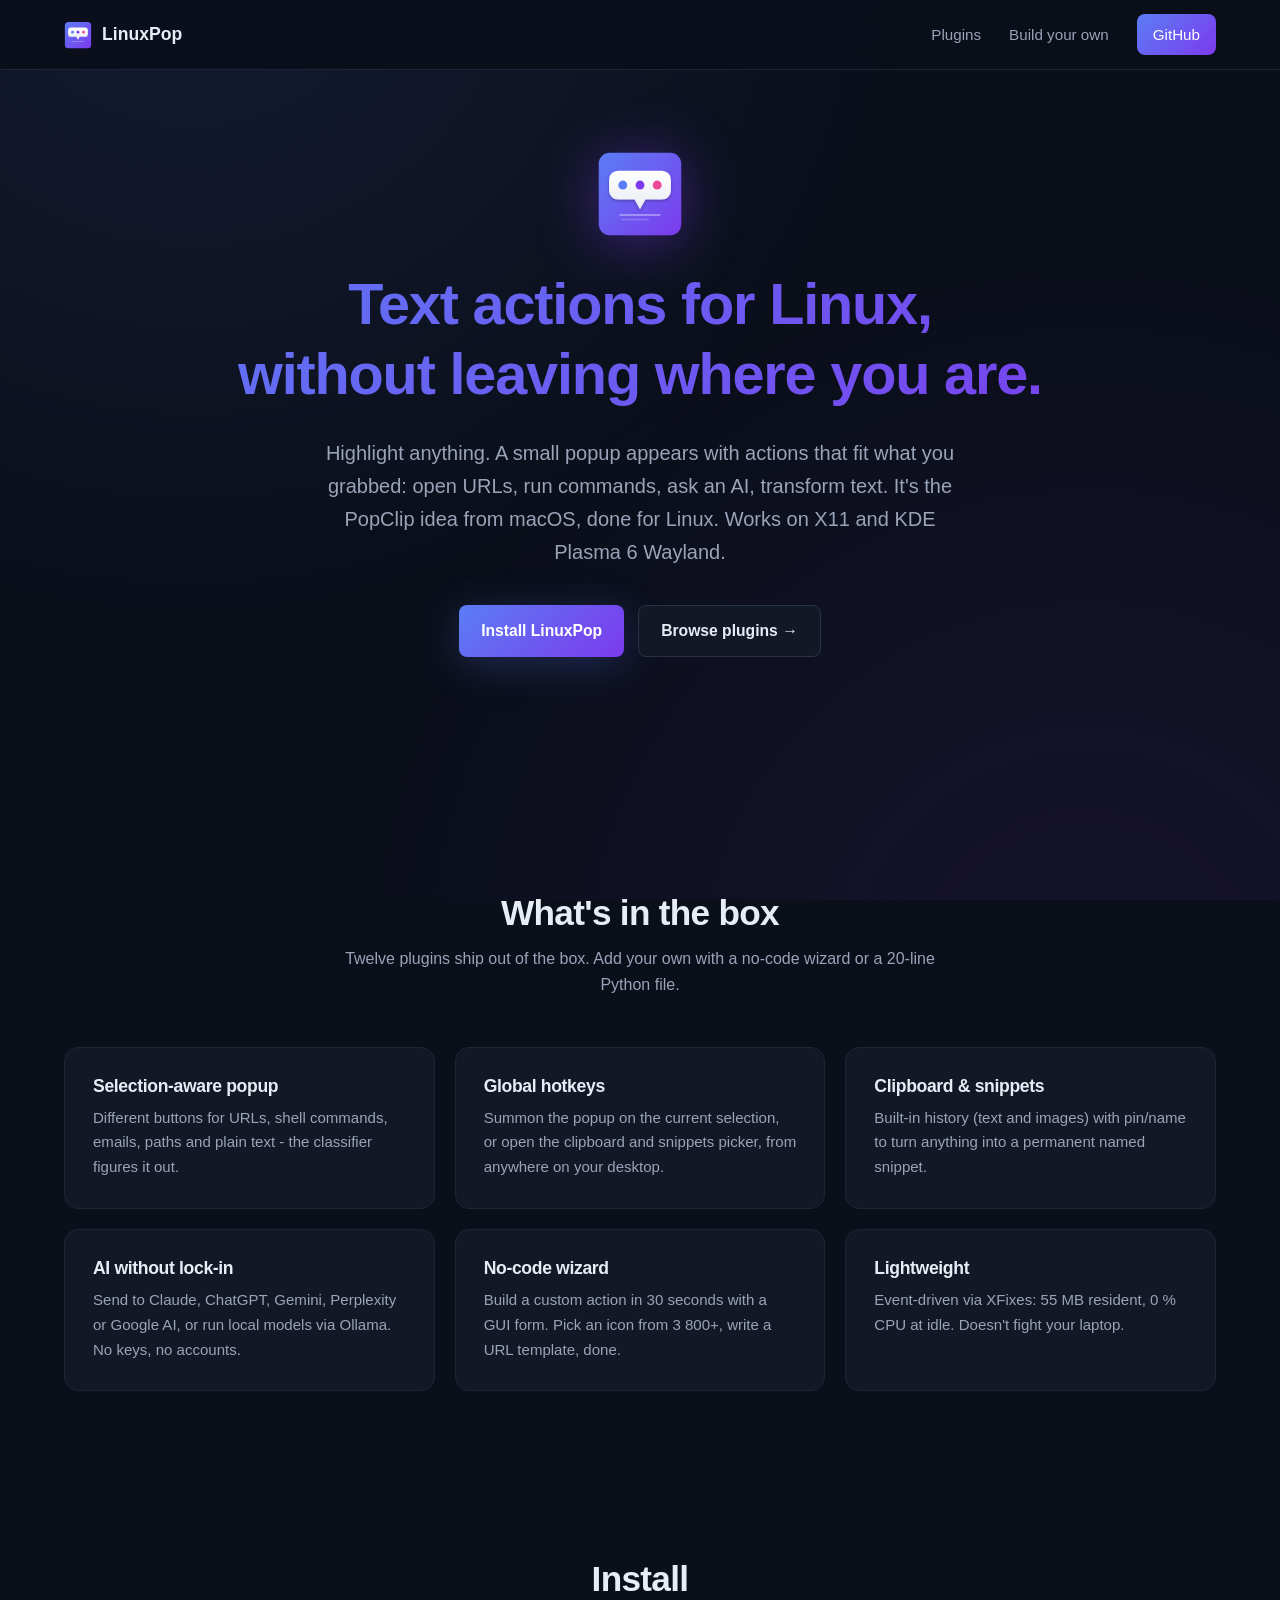
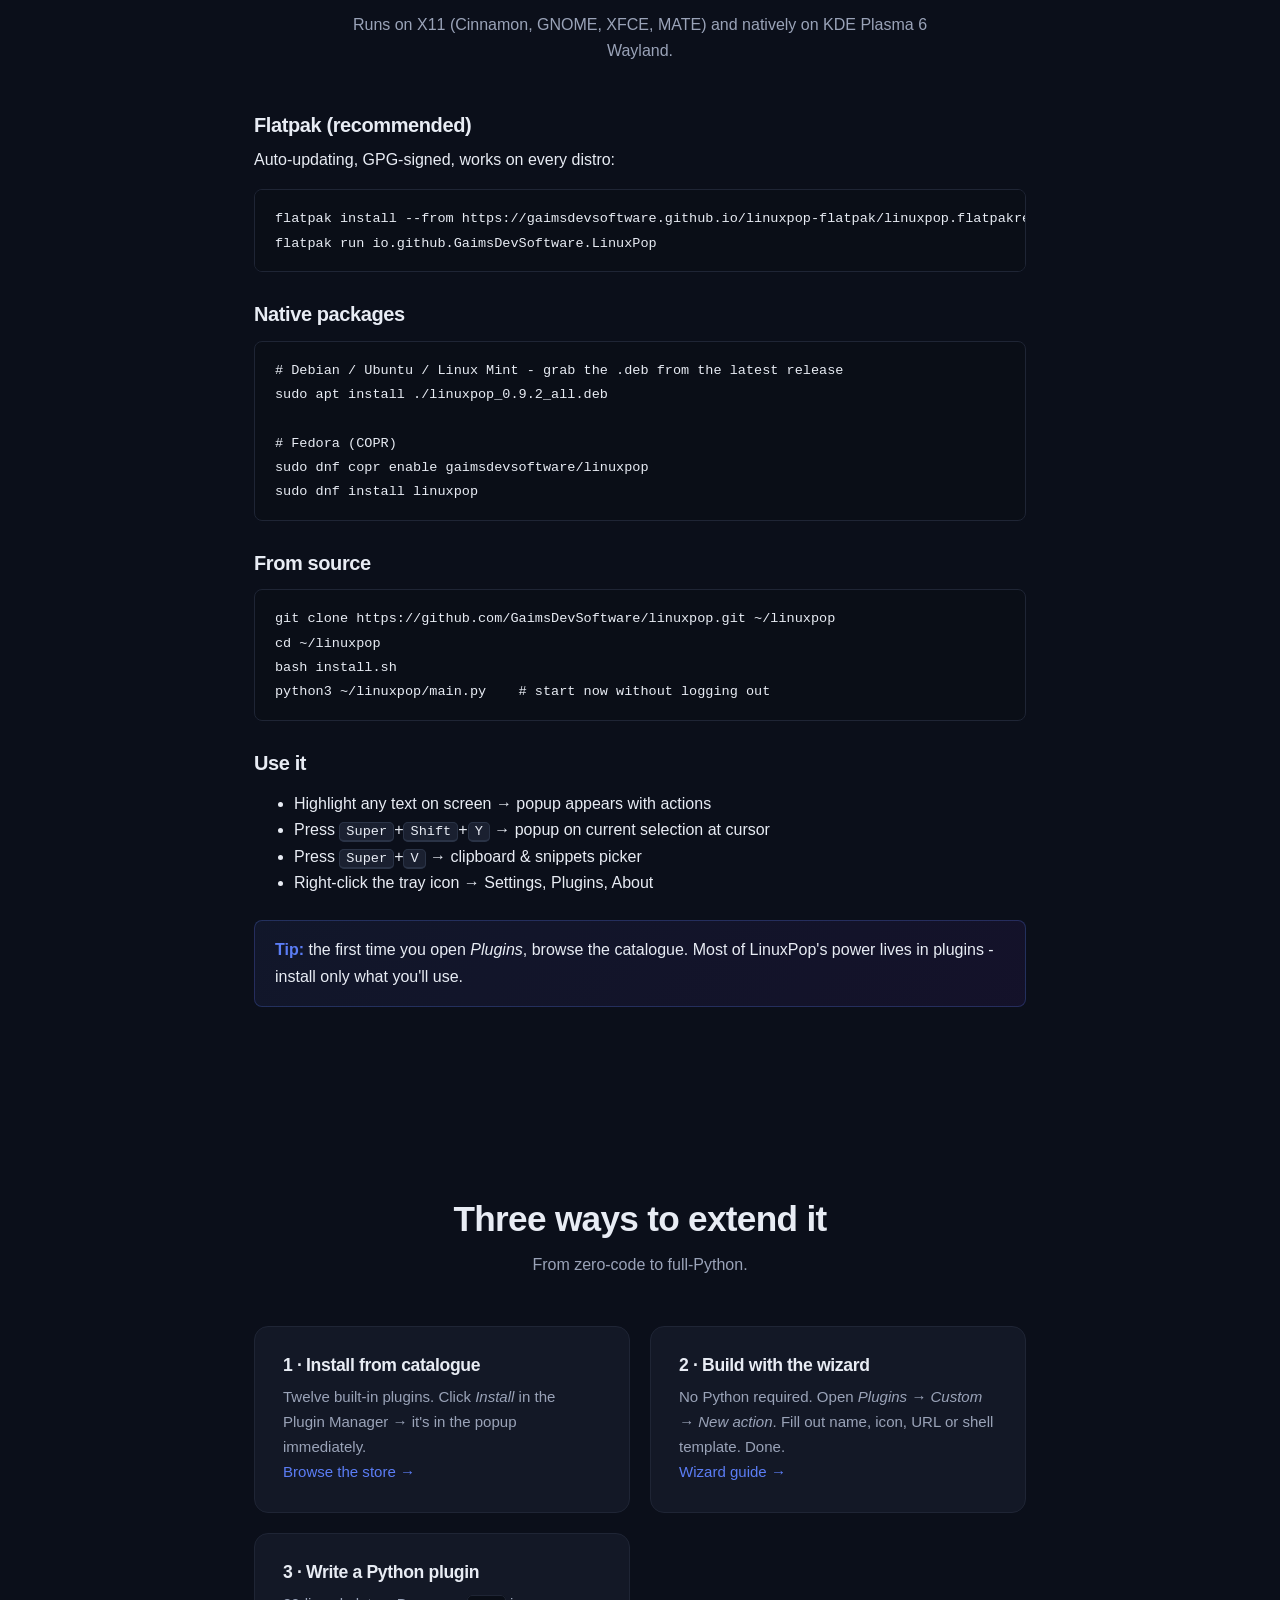
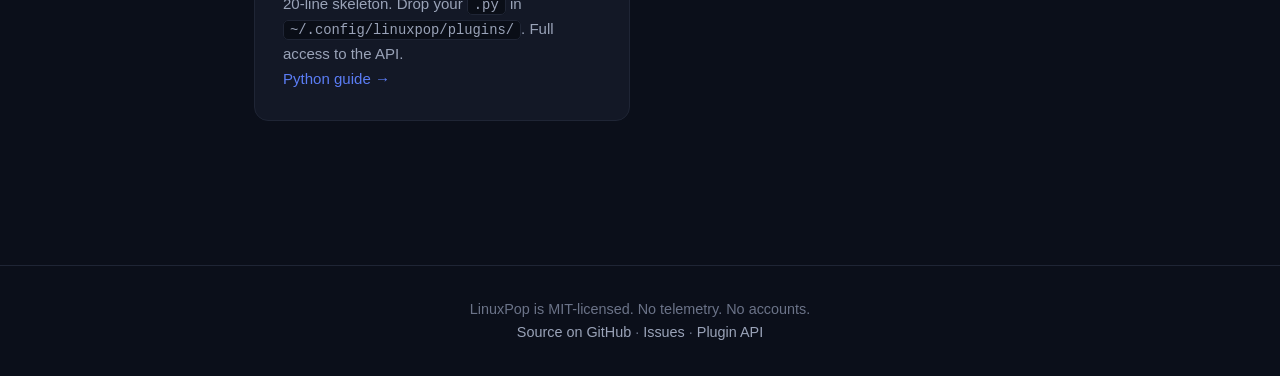
<file: docs/index.html>
<!DOCTYPE html>
<html lang="en">
<head>
  <meta charset="UTF-8">
  <meta name="viewport" content="width=device-width, initial-scale=1">
  <title>LinuxPop: PopClip for Linux (X11 &amp; KDE Plasma Wayland)</title>
  <meta name="description" content="LinuxPop is a free, open-source PopClip alternative for Linux. Highlight some text and a popup of actions appears: copy, search, translate, run as a command, or send it to an AI. Runs on X11 (Cinnamon, GNOME, XFCE, MATE) and on KDE Plasma 6 Wayland. No telemetry.">
  <meta name="keywords" content="PopClip for Linux, PopClip alternative Linux, Linux text selection popup, text actions Linux, KDE Plasma Wayland, X11, clipboard manager Linux, send text to AI, open source, GTK">
  <meta name="author" content="GaimsDev Software">
  <meta name="robots" content="index, follow, max-image-preview:large">
  <meta name="theme-color" content="#1a1a2e">
  <link rel="canonical" href="https://gaimsdevsoftware.github.io/linuxpop/">
  <link rel="icon" href="assets/icons/linuxpop.svg" type="image/svg+xml">
  <link rel="stylesheet" href="assets/style.css">

  <!-- Open Graph / Facebook -->
  <meta property="og:type" content="website">
  <meta property="og:site_name" content="LinuxPop">
  <meta property="og:url" content="https://gaimsdevsoftware.github.io/linuxpop/">
  <meta property="og:title" content="LinuxPop: PopClip for Linux">
  <meta property="og:description" content="Highlight some text and get a popup of actions: copy, search, translate, run, or send it to an AI. Free and open source. X11 and KDE Plasma 6 Wayland.">
  <meta property="og:image" content="https://gaimsdevsoftware.github.io/linuxpop/screenshots/popup.png">
  <meta property="og:image:alt" content="LinuxPop popup of context actions appearing over selected text">
  <meta property="og:locale" content="en_US">

  <!-- Twitter -->
  <meta name="twitter:card" content="summary_large_image">
  <meta name="twitter:title" content="LinuxPop: PopClip for Linux">
  <meta name="twitter:description" content="Highlight some text and get a popup of actions: copy, search, translate, run, or send it to an AI. Free and open source. X11 and KDE Plasma 6 Wayland.">
  <meta name="twitter:image" content="https://gaimsdevsoftware.github.io/linuxpop/screenshots/popup.png">

  <!-- Structured data: the software itself (helps Google + AI search understand what this is) -->
  <script type="application/ld+json">
  {
    "@context": "https://schema.org",
    "@type": "SoftwareApplication",
    "name": "LinuxPop",
    "alternateName": "PopClip for Linux",
    "applicationCategory": "UtilitiesApplication",
    "applicationSubCategory": "Productivity",
    "operatingSystem": "Linux (X11, KDE Plasma 6 Wayland)",
    "description": "LinuxPop is a free, open-source PopClip alternative for Linux. Highlight some text and a popup of actions appears: copy, search, translate, run as a command, or send it to an AI. Extensible with plugins.",
    "url": "https://gaimsdevsoftware.github.io/linuxpop/",
    "downloadUrl": "https://github.com/GaimsDevSoftware/linuxpop/releases/latest",
    "softwareVersion": "0.9.2",
    "license": "https://opensource.org/licenses/MIT",
    "isAccessibleForFree": true,
    "offers": { "@type": "Offer", "price": "0", "priceCurrency": "USD" },
    "author": { "@type": "Organization", "name": "GaimsDev Software", "url": "https://github.com/GaimsDevSoftware" },
    "featureList": [
      "Context-aware text-selection popup",
      "Global hotkeys",
      "Clipboard manager and named snippets",
      "Send selected text to Claude, ChatGPT, Gemini, Perplexity or local Ollama",
      "Built-in plugins (Base64, JSON, URL encode, calculator, QR, translate)",
      "No-code plugin wizard plus Python plugin API",
      "Native KDE Plasma 6 Wayland support"
    ]
  }
  </script>

  <!-- Structured data: FAQ (eligible for Google rich results + quoted by AI answer engines) -->
  <script type="application/ld+json">
  {
    "@context": "https://schema.org",
    "@type": "FAQPage",
    "mainEntity": [
      {
        "@type": "Question",
        "name": "Is there a PopClip for Linux?",
        "acceptedAnswer": { "@type": "Answer", "text": "That's pretty much what LinuxPop is. You highlight text and a small popup of actions appears over it: copy, search, translate, run as a command, or send it to an AI. It runs on X11 desktops (Cinnamon, GNOME, XFCE, MATE) and on KDE Plasma 6 Wayland. Free and MIT-licensed." }
      },
      {
        "@type": "Question",
        "name": "Does LinuxPop work on Wayland?",
        "acceptedAnswer": { "@type": "Answer", "text": "Yes, natively on KDE Plasma 6 Wayland: selection through wl-clipboard, popup placement through gtk-layer-shell, and cursor position through KWin scripting. Other Wayland compositors fall back to the X11 path under XWayland." }
      },
      {
        "@type": "Question",
        "name": "How do I install LinuxPop?",
        "acceptedAnswer": { "@type": "Answer", "text": "The easiest way is the auto-updating Flatpak: flatpak install --from https://gaimsdevsoftware.github.io/linuxpop-flatpak/linuxpop.flatpakref . There are also native packages (a .deb for Debian/Ubuntu/Mint and a Fedora COPR RPM), or you can install from source with git clone and install.sh." }
      },
      {
        "@type": "Question",
        "name": "Is LinuxPop free and does it send my text anywhere?",
        "acceptedAnswer": { "@type": "Answer", "text": "LinuxPop is free and MIT-licensed with no telemetry and no accounts. Your selected text stays on your machine unless a plugin obviously sends it somewhere, such as the Send-to-AI button." }
      }
    ]
  }
  </script>
</head>
<body>

<nav class="nav">
  <div class="nav-inner">
    <a class="brand" href="index.html">
      <img src="assets/icons/linuxpop.svg" alt="LinuxPop">
      LinuxPop
    </a>
    <div class="nav-links">
      <a href="plugins.html">Plugins</a>
      <a href="develop.html">Build your own</a>
      <a class="nav-cta" href="https://github.com/GaimsDevSoftware/linuxpop">GitHub</a>
    </div>
  </div>
</nav>

<header class="hero">
  <img class="hero-logo" src="assets/icons/linuxpop.svg" alt="">
  <h1>Text actions for Linux,<br>without leaving where you are.</h1>
  <p class="lead">
    Highlight anything. A small popup appears with actions that fit what you
    grabbed: open URLs, run commands, ask an AI, transform text. It's the
    PopClip idea from macOS, done for Linux. Works on X11 and KDE Plasma 6 Wayland.
  </p>
  <div class="hero-buttons">
    <a class="btn btn-primary" href="#install">Install LinuxPop</a>
    <a class="btn btn-secondary" href="plugins.html">Browse plugins →</a>
  </div>
</header>

<section>
  <div class="container">
    <h2 class="section-title">What's in the box</h2>
    <p class="section-sub">Twelve plugins ship out of the box. Add your own with a no-code wizard or a 20-line Python file.</p>
    <div class="feature-grid">
      <div class="feature">
        <h3>Selection-aware popup</h3>
        <p>Different buttons for URLs, shell commands, emails, paths and plain text - the classifier figures it out.</p>
      </div>
      <div class="feature">
        <h3>Global hotkeys</h3>
        <p>Summon the popup on the current selection, or open the clipboard and snippets picker, from anywhere on your desktop.</p>
      </div>
      <div class="feature">
        <h3>Clipboard &amp; snippets</h3>
        <p>Built-in history (text and images) with pin/name to turn anything into a permanent named snippet.</p>
      </div>
      <div class="feature">
        <h3>AI without lock-in</h3>
        <p>Send to Claude, ChatGPT, Gemini, Perplexity or Google AI, or run local models via Ollama. No keys, no accounts.</p>
      </div>
      <div class="feature">
        <h3>No-code wizard</h3>
        <p>Build a custom action in 30 seconds with a GUI form. Pick an icon from 3 800+, write a URL template, done.</p>
      </div>
      <div class="feature">
        <h3>Lightweight</h3>
        <p>Event-driven via XFixes: 55 MB resident, 0 % CPU at idle. Doesn't fight your laptop.</p>
      </div>
    </div>
  </div>
</section>

<section id="install" class="tight">
  <div class="container-narrow">
    <h2 class="section-title">Install</h2>
    <p class="section-sub">Runs on X11 (Cinnamon, GNOME, XFCE, MATE) and natively on KDE Plasma 6 Wayland.</p>

    <h3>Flatpak (recommended)</h3>
    <p>Auto-updating, GPG-signed, works on every distro:</p>
    <pre><code>flatpak install --from https://gaimsdevsoftware.github.io/linuxpop-flatpak/linuxpop.flatpakref
flatpak run io.github.GaimsDevSoftware.LinuxPop</code></pre>

    <h3>Native packages</h3>
    <pre><code># Debian / Ubuntu / Linux Mint - grab the .deb from the latest release
sudo apt install ./linuxpop_0.9.2_all.deb

# Fedora (COPR)
sudo dnf copr enable gaimsdevsoftware/linuxpop
sudo dnf install linuxpop</code></pre>

    <h3>From source</h3>
    <pre><code>git clone https://github.com/GaimsDevSoftware/linuxpop.git ~/linuxpop
cd ~/linuxpop
bash install.sh
python3 ~/linuxpop/main.py    # start now without logging out</code></pre>

    <h3>Use it</h3>
    <ul>
      <li>Highlight any text on screen → popup appears with actions</li>
      <li>Press <kbd>Super</kbd>+<kbd>Shift</kbd>+<kbd>Y</kbd> → popup on current selection at cursor</li>
      <li>Press <kbd>Super</kbd>+<kbd>V</kbd> → clipboard &amp; snippets picker</li>
      <li>Right-click the tray icon → Settings, Plugins, About</li>
    </ul>

    <div class="callout">
      <strong>Tip:</strong> the first time you open <em>Plugins</em>, browse the catalogue.
      Most of LinuxPop's power lives in plugins - install only what you'll use.
    </div>
  </div>
</section>

<section>
  <div class="container-narrow">
    <h2 class="section-title">Three ways to extend it</h2>
    <p class="section-sub">From zero-code to full-Python.</p>

    <div class="feature-grid">
      <div class="feature">
        <h3>1 · Install from catalogue</h3>
        <p>Twelve built-in plugins. Click <em>Install</em> in the Plugin Manager → it's in the popup immediately.</p>
        <p><a href="plugins.html">Browse the store →</a></p>
      </div>
      <div class="feature">
        <h3>2 · Build with the wizard</h3>
        <p>No Python required. Open <em>Plugins → Custom → New action</em>. Fill out name, icon, URL or shell template. Done.</p>
        <p><a href="develop.html#wizard">Wizard guide →</a></p>
      </div>
      <div class="feature">
        <h3>3 · Write a Python plugin</h3>
        <p>20-line skeleton. Drop your <code>.py</code> in <code>~/.config/linuxpop/plugins/</code>. Full access to the API.</p>
        <p><a href="develop.html#python">Python guide →</a></p>
      </div>
    </div>
  </div>
</section>

<footer>
  <div class="container">
    LinuxPop is MIT-licensed. No telemetry. No accounts. <br>
    <a href="https://github.com/GaimsDevSoftware/linuxpop">Source on GitHub</a> ·
    <a href="https://github.com/GaimsDevSoftware/linuxpop/issues">Issues</a> ·
    <a href="develop.html">Plugin API</a>
  </div>
</footer>

</body>
</html>
</file>
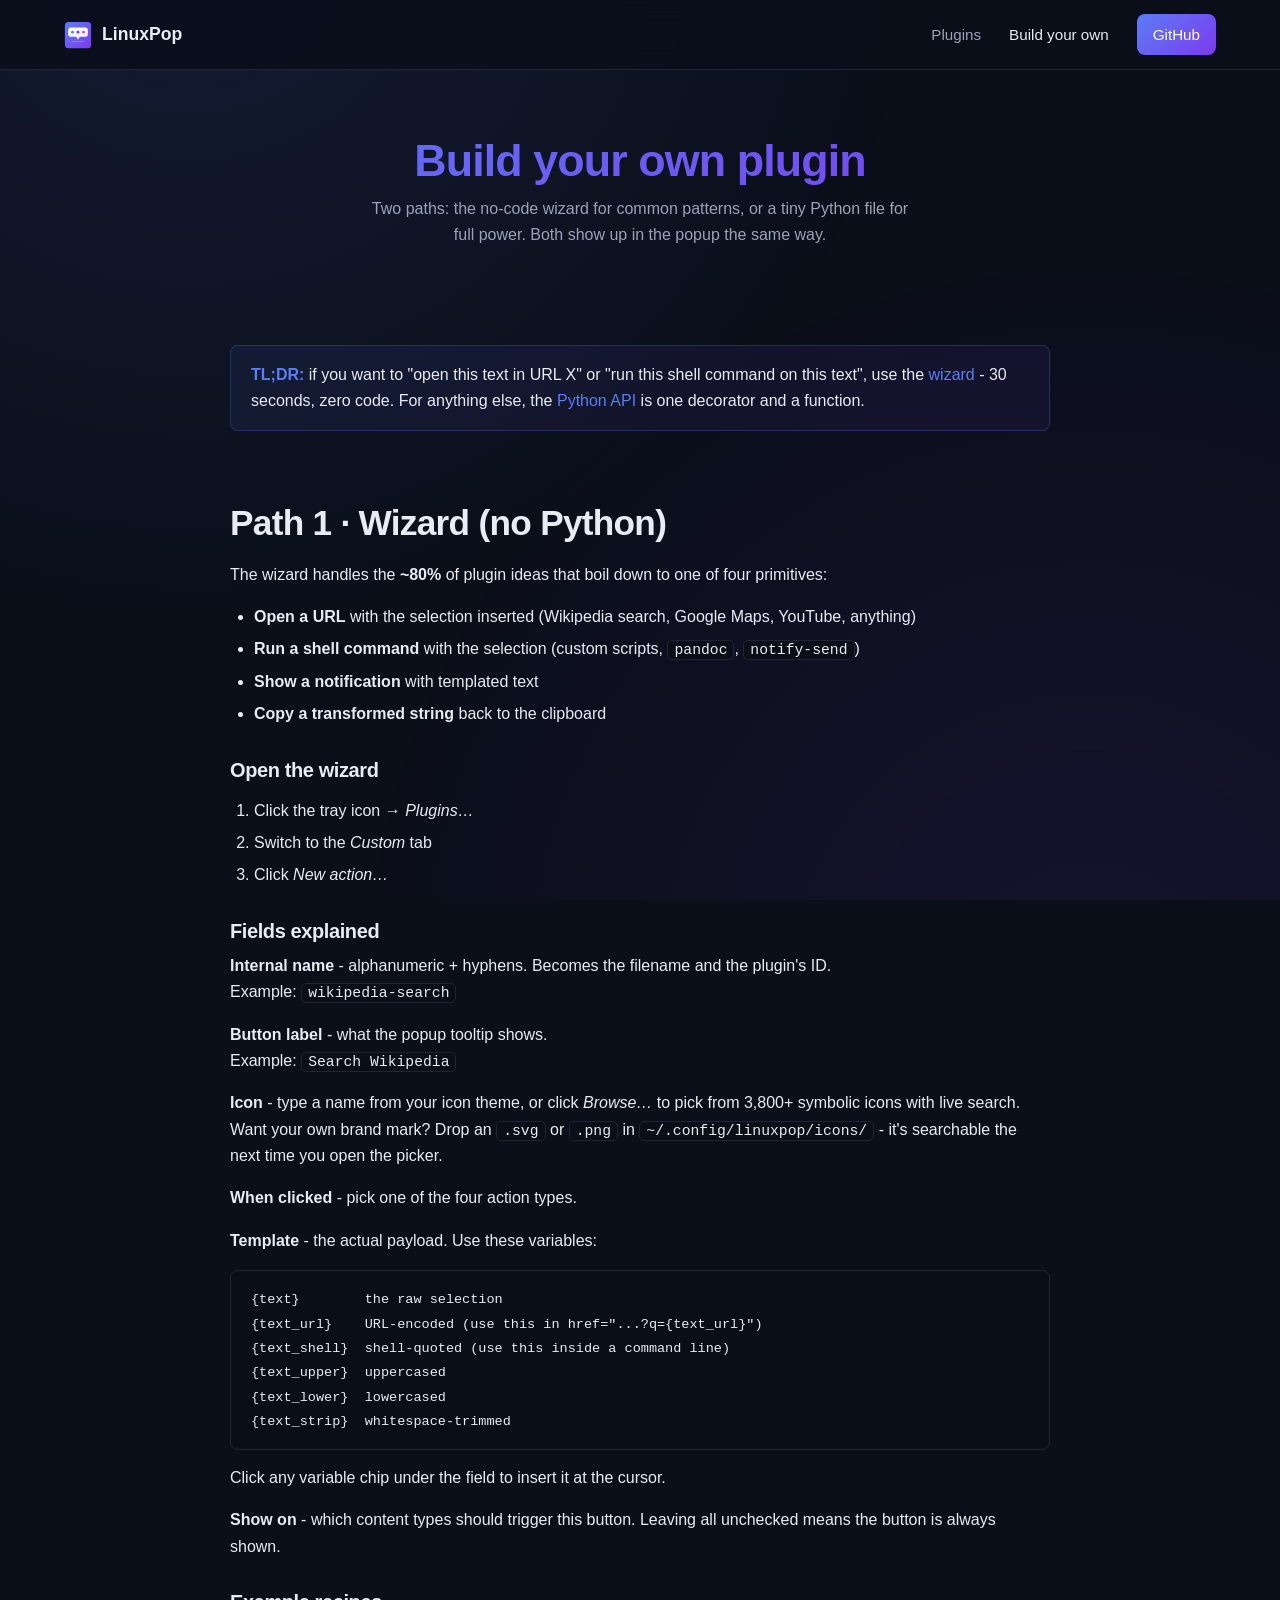
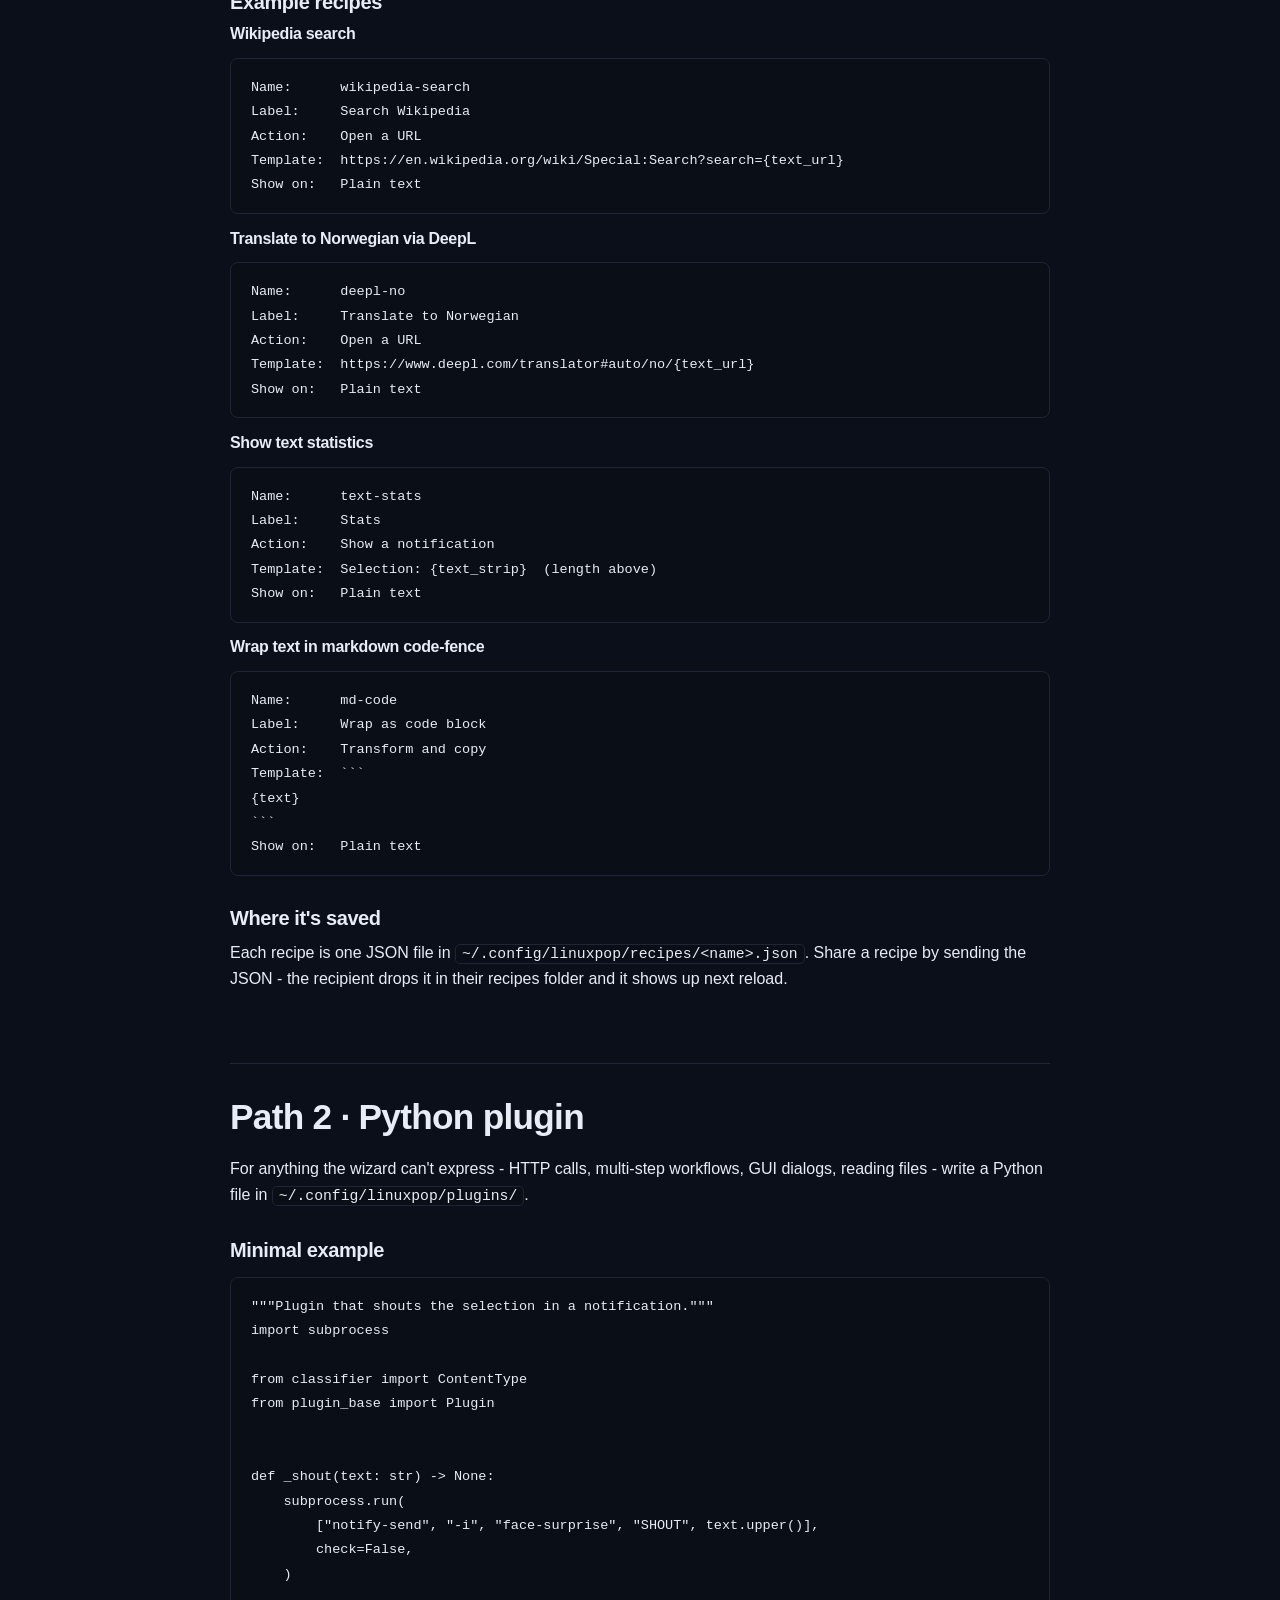
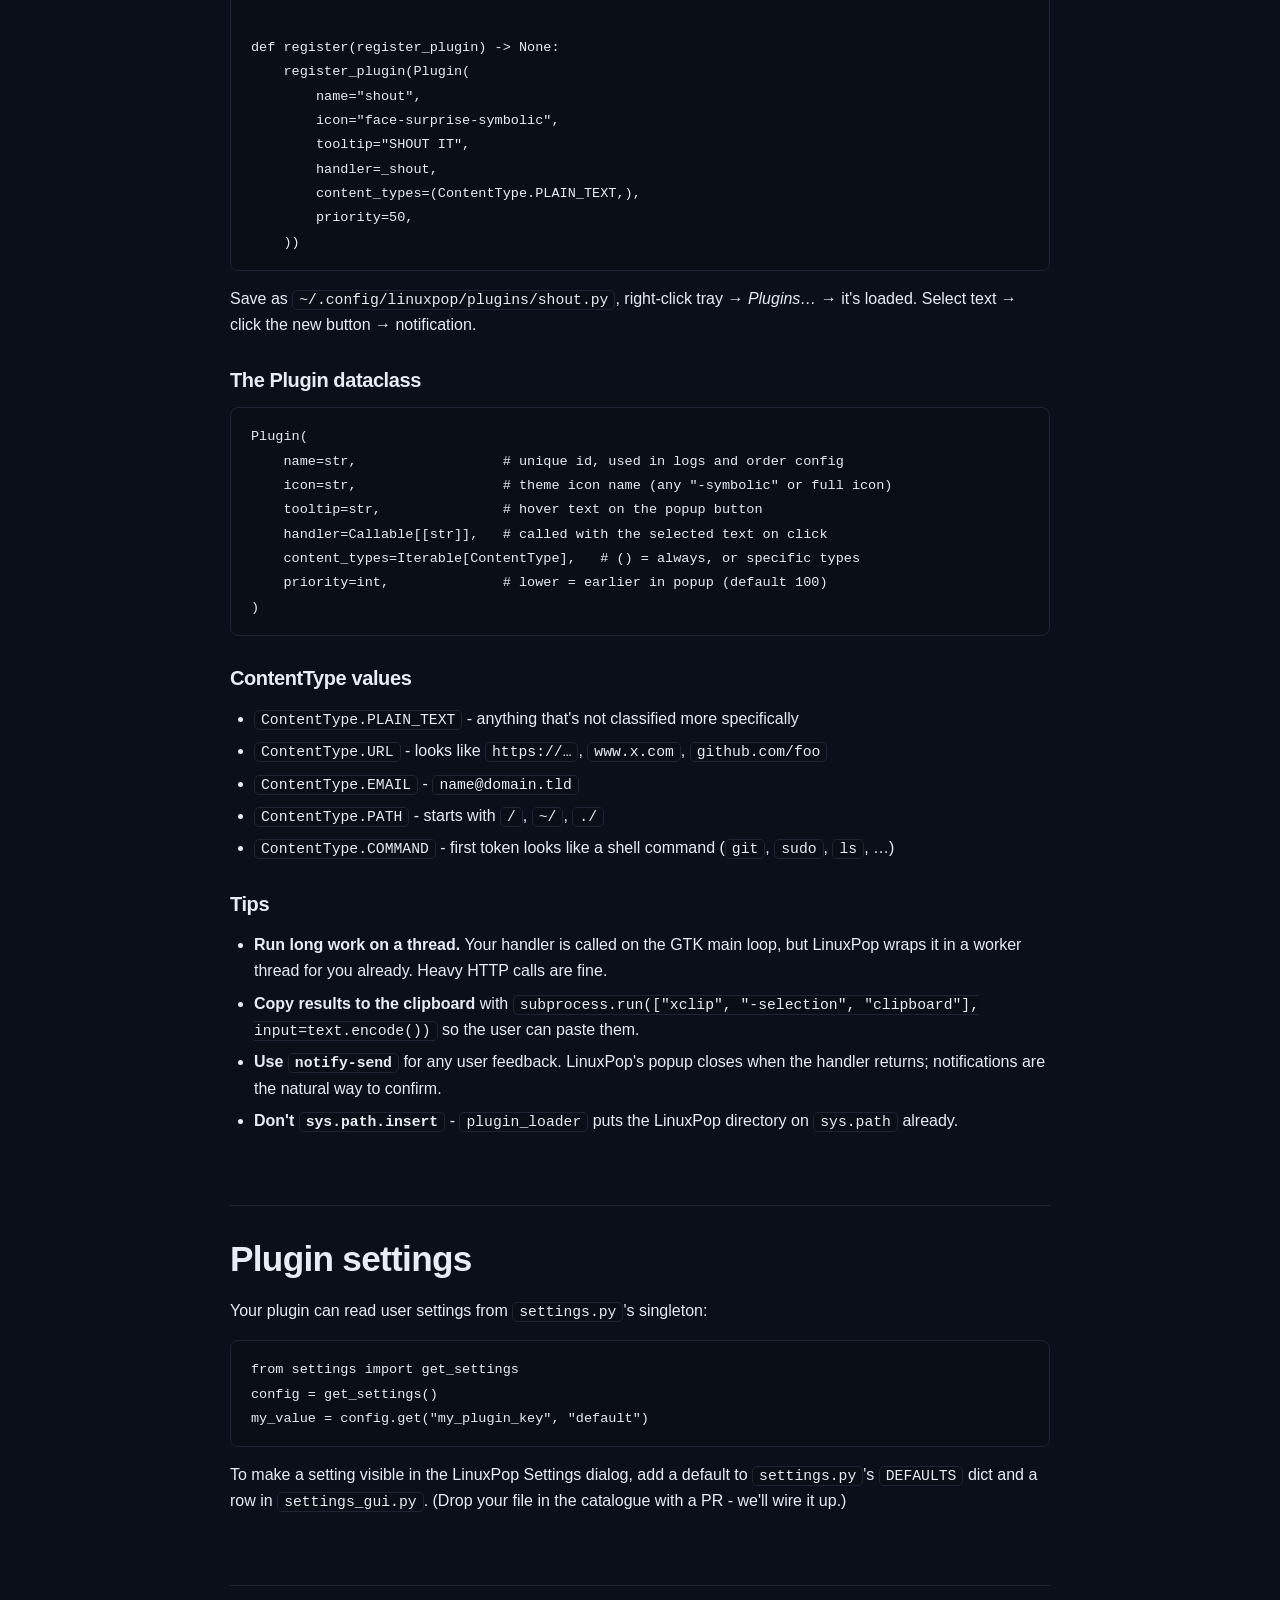
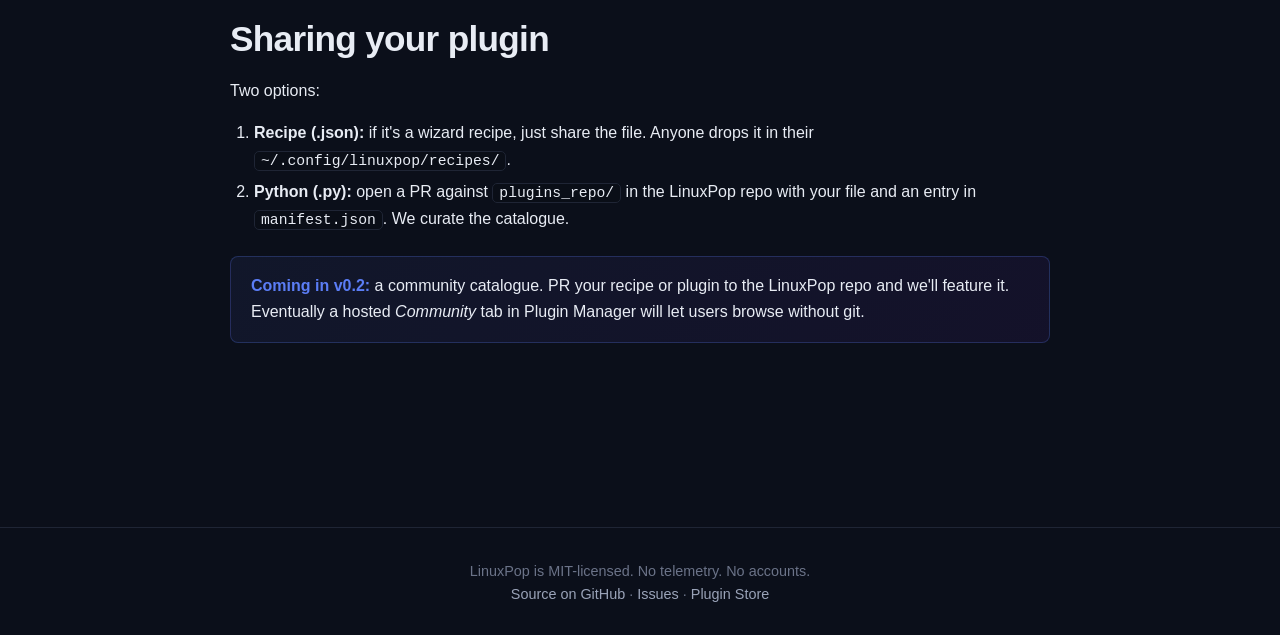
<file: docs/develop.html>
<!DOCTYPE html>
<html lang="en">
<head>
  <meta charset="UTF-8">
  <meta name="viewport" content="width=device-width, initial-scale=1">
  <title>Build your own LinuxPop plugin: no-code wizard &amp; Python API</title>
  <meta name="description" content="Extend LinuxPop, the PopClip alternative for Linux: a no-code wizard for URL, command and notify actions, or a 20-line Python plugin for anything more. Full plugin API reference inside.">
  <meta name="keywords" content="LinuxPop plugin development, write a PopClip extension Linux, Python plugin API, no-code action wizard, custom text actions Linux">
  <meta name="author" content="GaimsDev Software">
  <meta name="robots" content="index, follow, max-image-preview:large">
  <meta name="theme-color" content="#1a1a2e">
  <link rel="canonical" href="https://gaimsdevsoftware.github.io/linuxpop/develop.html">
  <link rel="icon" href="assets/icons/linuxpop.svg" type="image/svg+xml">
  <link rel="stylesheet" href="assets/style.css">

  <meta property="og:type" content="article">
  <meta property="og:site_name" content="LinuxPop">
  <meta property="og:url" content="https://gaimsdevsoftware.github.io/linuxpop/develop.html">
  <meta property="og:title" content="Build your own LinuxPop plugin">
  <meta property="og:description" content="A no-code wizard for URL/command/notify actions, or a 20-line Python plugin for anything more. Full API reference.">
  <meta property="og:image" content="https://gaimsdevsoftware.github.io/linuxpop/screenshots/wizard.png">
  <meta name="twitter:card" content="summary_large_image">
  <meta name="twitter:title" content="Build your own LinuxPop plugin">
  <meta name="twitter:description" content="A no-code wizard for URL/command/notify actions, or a 20-line Python plugin for anything more. Full API reference.">
  <meta name="twitter:image" content="https://gaimsdevsoftware.github.io/linuxpop/screenshots/wizard.png">
</head>
<body>

<nav class="nav">
  <div class="nav-inner">
    <a class="brand" href="index.html">
      <img src="assets/icons/linuxpop.svg" alt="LinuxPop">
      LinuxPop
    </a>
    <div class="nav-links">
      <a href="plugins.html">Plugins</a>
      <a class="active" href="develop.html">Build your own</a>
      <a class="nav-cta" href="https://github.com/GaimsDevSoftware/linuxpop">GitHub</a>
    </div>
  </div>
</nav>

<header class="store-header">
  <div class="container">
    <h1>Build your own plugin</h1>
    <p>Two paths: the no-code wizard for common patterns, or a tiny Python file for full power. Both show up in the popup the same way.</p>
  </div>
</header>

<div class="container container-narrow doc">

  <div class="callout">
    <strong>TL;DR:</strong> if you want to "open this text in URL X" or "run this shell command on this text",
    use the <a href="#wizard">wizard</a> - 30 seconds, zero code. For anything else,
    the <a href="#python">Python API</a> is one decorator and a function.
  </div>

  <h2 id="wizard">Path 1 · Wizard (no Python)</h2>

  <p>The wizard handles the <strong>~80%</strong> of plugin ideas that boil down to one of four primitives:</p>

  <ul>
    <li><strong>Open a URL</strong> with the selection inserted (Wikipedia search, Google Maps, YouTube, anything)</li>
    <li><strong>Run a shell command</strong> with the selection (custom scripts, <code>pandoc</code>, <code>notify-send</code>)</li>
    <li><strong>Show a notification</strong> with templated text</li>
    <li><strong>Copy a transformed string</strong> back to the clipboard</li>
  </ul>

  <h3>Open the wizard</h3>
  <ol>
    <li>Click the tray icon → <em>Plugins…</em></li>
    <li>Switch to the <em>Custom</em> tab</li>
    <li>Click <em>New action…</em></li>
  </ol>

  <h3>Fields explained</h3>

  <p><strong>Internal name</strong> - alphanumeric + hyphens. Becomes the filename and the plugin's ID.<br>
  Example: <code>wikipedia-search</code></p>

  <p><strong>Button label</strong> - what the popup tooltip shows.<br>
  Example: <code>Search Wikipedia</code></p>

  <p><strong>Icon</strong> - type a name from your icon theme, or click <em>Browse…</em> to pick from
  3,800+ symbolic icons with live search. Want your own brand mark? Drop an
  <code>.svg</code> or <code>.png</code> in <code>~/.config/linuxpop/icons/</code> - it's searchable
  the next time you open the picker.</p>

  <p><strong>When clicked</strong> - pick one of the four action types.</p>

  <p><strong>Template</strong> - the actual payload. Use these variables:</p>

  <pre><code>{text}        the raw selection
{text_url}    URL-encoded (use this in href="...?q={text_url}")
{text_shell}  shell-quoted (use this inside a command line)
{text_upper}  uppercased
{text_lower}  lowercased
{text_strip}  whitespace-trimmed</code></pre>

  <p>Click any variable chip under the field to insert it at the cursor.</p>

  <p><strong>Show on</strong> - which content types should trigger this button. Leaving all unchecked
  means the button is always shown.</p>

  <h3>Example recipes</h3>

  <h4>Wikipedia search</h4>
  <pre><code>Name:      wikipedia-search
Label:     Search Wikipedia
Action:    Open a URL
Template:  https://en.wikipedia.org/wiki/Special:Search?search={text_url}
Show on:   Plain text</code></pre>

  <h4>Translate to Norwegian via DeepL</h4>
  <pre><code>Name:      deepl-no
Label:     Translate to Norwegian
Action:    Open a URL
Template:  https://www.deepl.com/translator#auto/no/{text_url}
Show on:   Plain text</code></pre>

  <h4>Show text statistics</h4>
  <pre><code>Name:      text-stats
Label:     Stats
Action:    Show a notification
Template:  Selection: {text_strip}  (length above)
Show on:   Plain text</code></pre>

  <h4>Wrap text in markdown code-fence</h4>
  <pre><code>Name:      md-code
Label:     Wrap as code block
Action:    Transform and copy
Template:  ```
{text}
```
Show on:   Plain text</code></pre>

  <h3>Where it's saved</h3>
  <p>Each recipe is one JSON file in <code>~/.config/linuxpop/recipes/&lt;name&gt;.json</code>.
  Share a recipe by sending the JSON - the recipient drops it in their recipes folder
  and it shows up next reload.</p>

  <h2 id="python">Path 2 · Python plugin</h2>

  <p>For anything the wizard can't express - HTTP calls, multi-step workflows, GUI dialogs,
  reading files - write a Python file in <code>~/.config/linuxpop/plugins/</code>.</p>

  <h3>Minimal example</h3>

  <pre><code>"""Plugin that shouts the selection in a notification."""
import subprocess

from classifier import ContentType
from plugin_base import Plugin


def _shout(text: str) -&gt; None:
    subprocess.run(
        ["notify-send", "-i", "face-surprise", "SHOUT", text.upper()],
        check=False,
    )


def register(register_plugin) -&gt; None:
    register_plugin(Plugin(
        name="shout",
        icon="face-surprise-symbolic",
        tooltip="SHOUT IT",
        handler=_shout,
        content_types=(ContentType.PLAIN_TEXT,),
        priority=50,
    ))</code></pre>

  <p>Save as <code>~/.config/linuxpop/plugins/shout.py</code>, right-click tray → <em>Plugins…</em>
  → it's loaded. Select text → click the new button → notification.</p>

  <h3>The Plugin dataclass</h3>

  <pre><code>Plugin(
    name=str,                  # unique id, used in logs and order config
    icon=str,                  # theme icon name (any "-symbolic" or full icon)
    tooltip=str,               # hover text on the popup button
    handler=Callable[[str]],   # called with the selected text on click
    content_types=Iterable[ContentType],   # () = always, or specific types
    priority=int,              # lower = earlier in popup (default 100)
)</code></pre>

  <h3>ContentType values</h3>
  <ul>
    <li><code>ContentType.PLAIN_TEXT</code> - anything that's not classified more specifically</li>
    <li><code>ContentType.URL</code> - looks like <code>https://…</code>, <code>www.x.com</code>, <code>github.com/foo</code></li>
    <li><code>ContentType.EMAIL</code> - <code>name@domain.tld</code></li>
    <li><code>ContentType.PATH</code> - starts with <code>/</code>, <code>~/</code>, <code>./</code></li>
    <li><code>ContentType.COMMAND</code> - first token looks like a shell command (<code>git</code>, <code>sudo</code>, <code>ls</code>, …)</li>
  </ul>

  <h3>Tips</h3>
  <ul>
    <li><strong>Run long work on a thread.</strong> Your handler is called on the GTK main loop, but
        LinuxPop wraps it in a worker thread for you already. Heavy HTTP calls are fine.</li>
    <li><strong>Copy results to the clipboard</strong> with
        <code>subprocess.run(["xclip", "-selection", "clipboard"], input=text.encode())</code>
        so the user can paste them.</li>
    <li><strong>Use <code>notify-send</code></strong> for any user feedback. LinuxPop's popup closes
        when the handler returns; notifications are the natural way to confirm.</li>
    <li><strong>Don't <code>sys.path.insert</code></strong> - <code>plugin_loader</code> puts the LinuxPop
        directory on <code>sys.path</code> already.</li>
  </ul>

  <h2 id="settings">Plugin settings</h2>

  <p>Your plugin can read user settings from <code>settings.py</code>'s singleton:</p>

  <pre><code>from settings import get_settings
config = get_settings()
my_value = config.get("my_plugin_key", "default")</code></pre>

  <p>To make a setting visible in the LinuxPop Settings dialog, add a default to
  <code>settings.py</code>'s <code>DEFAULTS</code> dict and a row in <code>settings_gui.py</code>.
  (Drop your file in the catalogue with a PR - we'll wire it up.)</p>

  <h2 id="share">Sharing your plugin</h2>

  <p>Two options:</p>

  <ol>
    <li><strong>Recipe (.json):</strong> if it's a wizard recipe, just share the file.
        Anyone drops it in their <code>~/.config/linuxpop/recipes/</code>.</li>
    <li><strong>Python (.py):</strong> open a PR against <code>plugins_repo/</code> in the LinuxPop
        repo with your file and an entry in <code>manifest.json</code>. We curate the catalogue.</li>
  </ol>

  <div class="callout">
    <strong>Coming in v0.2:</strong> a community catalogue. PR your recipe or plugin to the
    LinuxPop repo and we'll feature it. Eventually a hosted <em>Community</em> tab in
    Plugin Manager will let users browse without git.
  </div>

</div>

<footer>
  <div class="container">
    LinuxPop is MIT-licensed. No telemetry. No accounts. <br>
    <a href="https://github.com/GaimsDevSoftware/linuxpop">Source on GitHub</a> ·
    <a href="https://github.com/GaimsDevSoftware/linuxpop/issues">Issues</a> ·
    <a href="plugins.html">Plugin Store</a>
  </div>
</footer>

</body>
</html>
</file>
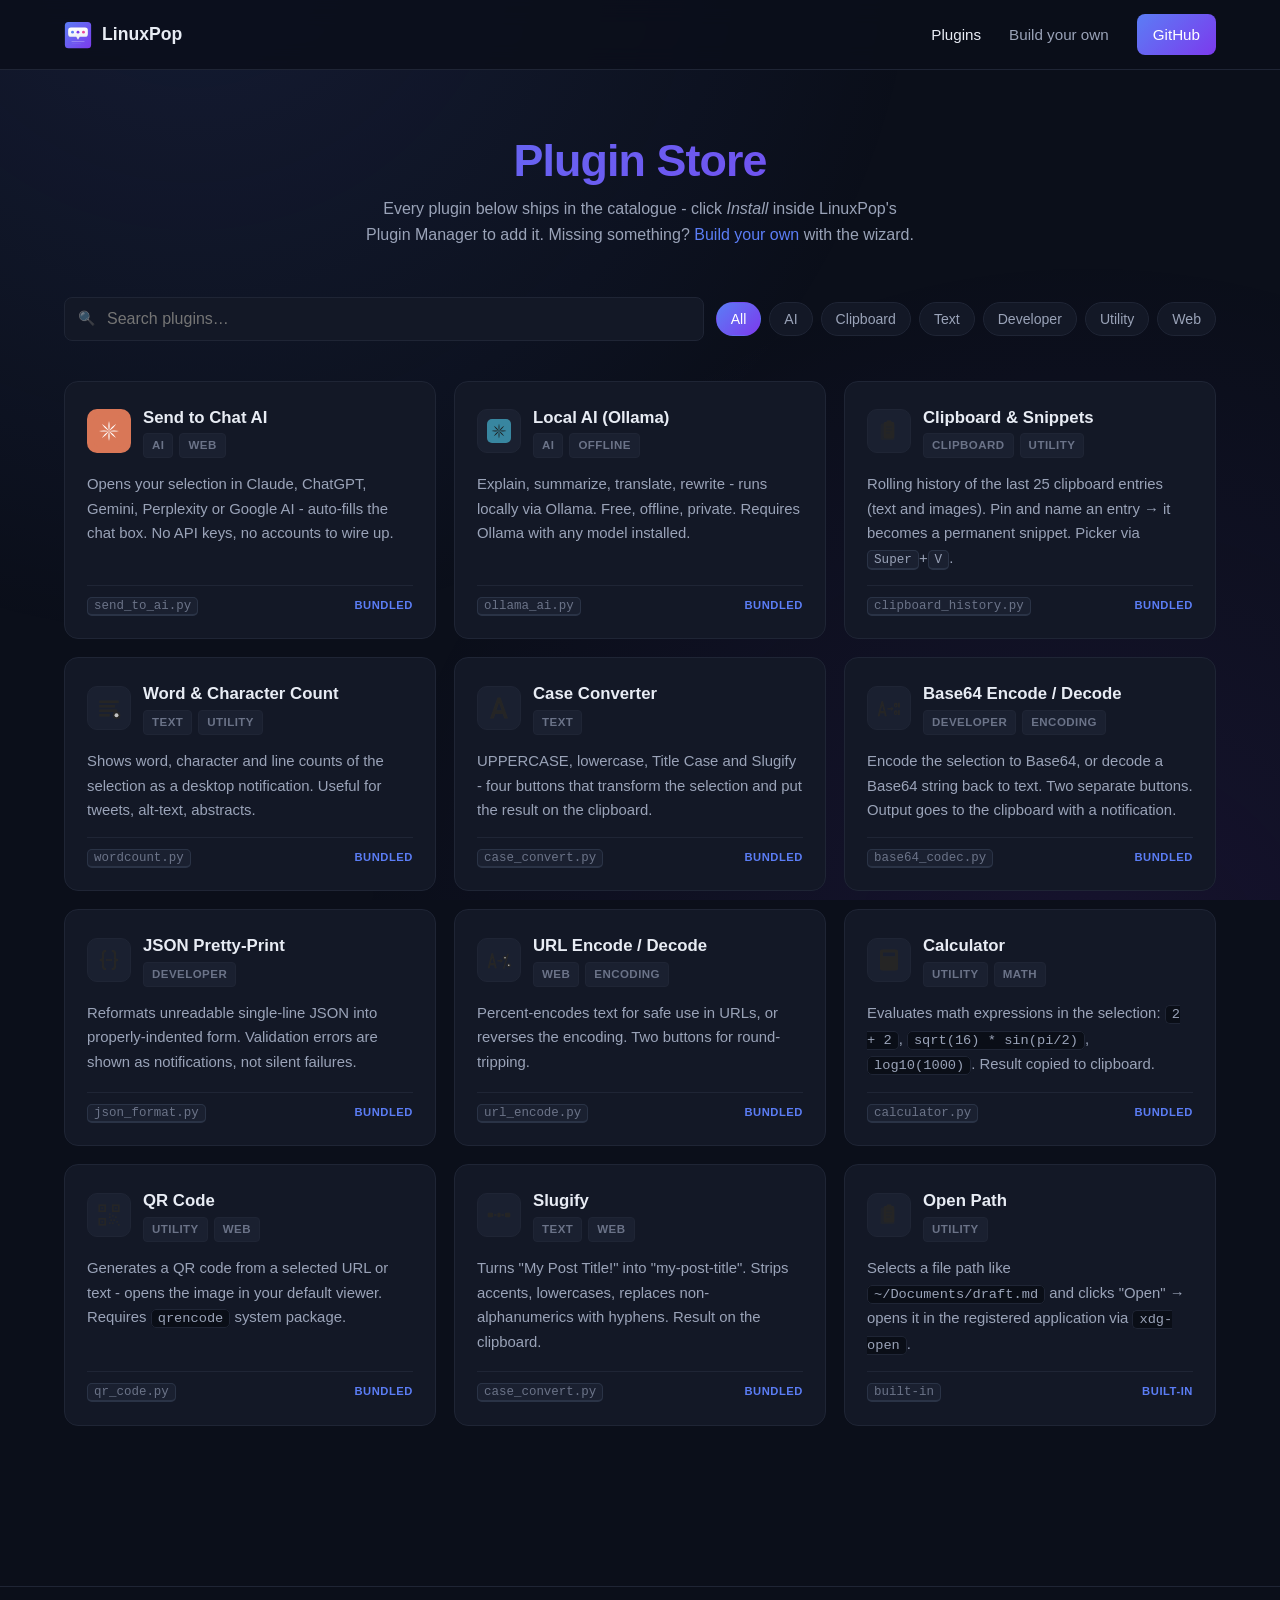
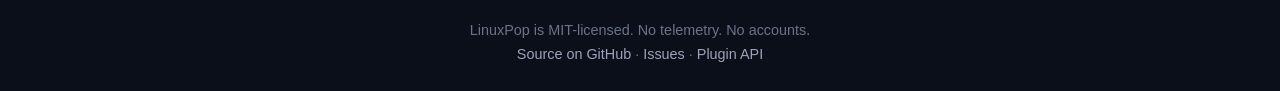
<file: docs/plugins.html>
<!DOCTYPE html>
<html lang="en">
<head>
  <meta charset="UTF-8">
  <meta name="viewport" content="width=device-width, initial-scale=1">
  <title>Plugin Store: LinuxPop plugins for Linux text actions</title>
  <meta name="description" content="Browse plugins for LinuxPop, the PopClip alternative for Linux. Clipboard manager, AI integrations (Claude, ChatGPT, Ollama), text transformers, Base64, JSON, QR codes, calculators and more. Every plugin is one click to install.">
  <meta name="keywords" content="LinuxPop plugins, PopClip extensions Linux, text actions, clipboard manager, send to AI, Base64, JSON, QR code, translate">
  <meta name="author" content="GaimsDev Software">
  <meta name="robots" content="index, follow, max-image-preview:large">
  <meta name="theme-color" content="#1a1a2e">
  <link rel="canonical" href="https://gaimsdevsoftware.github.io/linuxpop/plugins.html">
  <link rel="icon" href="assets/icons/linuxpop.svg" type="image/svg+xml">
  <link rel="stylesheet" href="assets/style.css">

  <meta property="og:type" content="website">
  <meta property="og:site_name" content="LinuxPop">
  <meta property="og:url" content="https://gaimsdevsoftware.github.io/linuxpop/plugins.html">
  <meta property="og:title" content="LinuxPop Plugin Store">
  <meta property="og:description" content="One-click plugins for LinuxPop: clipboard manager, AI integrations, text transformers, QR codes, calculators and more.">
  <meta property="og:image" content="https://gaimsdevsoftware.github.io/linuxpop/screenshots/popup.png">
  <meta name="twitter:card" content="summary_large_image">
  <meta name="twitter:title" content="LinuxPop Plugin Store">
  <meta name="twitter:description" content="One-click plugins for LinuxPop: clipboard manager, AI integrations, text transformers, QR codes, calculators and more.">
  <meta name="twitter:image" content="https://gaimsdevsoftware.github.io/linuxpop/screenshots/popup.png">
</head>
<body>

<nav class="nav">
  <div class="nav-inner">
    <a class="brand" href="index.html">
      <img src="assets/icons/linuxpop.svg" alt="LinuxPop">
      LinuxPop
    </a>
    <div class="nav-links">
      <a class="active" href="plugins.html">Plugins</a>
      <a href="develop.html">Build your own</a>
      <a class="nav-cta" href="https://github.com/GaimsDevSoftware/linuxpop">GitHub</a>
    </div>
  </div>
</nav>

<header class="store-header">
  <div class="container">
    <h1>Plugin Store</h1>
    <p>Every plugin below ships in the catalogue - click <em>Install</em> inside LinuxPop's Plugin Manager to add it. Missing something? <a href="develop.html">Build your own</a> with the wizard.</p>
  </div>
</header>

<div class="container">
  <div class="store-controls">
    <div class="search-box">
      <input id="plugin-search" type="search" placeholder="Search plugins…" aria-label="Search plugins">
    </div>
    <div class="filter-pills" id="filter-pills">
      <button class="pill active" data-tag="all">All</button>
      <button class="pill" data-tag="ai">AI</button>
      <button class="pill" data-tag="clipboard">Clipboard</button>
      <button class="pill" data-tag="text">Text</button>
      <button class="pill" data-tag="developer">Developer</button>
      <button class="pill" data-tag="utility">Utility</button>
      <button class="pill" data-tag="web">Web</button>
    </div>
  </div>

  <div class="plugin-grid" id="plugin-grid">

    <!-- AI -->
    <article class="plugin-card" data-tags="ai web" data-name="Send to chat AI">
      <div class="plugin-head">
        <span class="plugin-icon colored brand-claude"><img src="assets/icons/linuxpop-claude.svg" alt=""></span>
        <div>
          <div class="plugin-title">Send to Chat AI</div>
          <div class="plugin-tags"><span class="tag">AI</span><span class="tag">Web</span></div>
        </div>
      </div>
      <p class="plugin-desc">Opens your selection in Claude, ChatGPT, Gemini, Perplexity or Google AI - auto-fills the chat box. No API keys, no accounts to wire up.</p>
      <div class="plugin-footer">
        <span><kbd>send_to_ai.py</kbd></span>
        <span class="plugin-bundled">Bundled</span>
      </div>
    </article>

    <article class="plugin-card" data-tags="ai" data-name="Local AI Ollama">
      <div class="plugin-head">
        <span class="plugin-icon"><img src="assets/icons/linuxpop-claude.svg" alt=""></span>
        <div>
          <div class="plugin-title">Local AI (Ollama)</div>
          <div class="plugin-tags"><span class="tag">AI</span><span class="tag">Offline</span></div>
        </div>
      </div>
      <p class="plugin-desc">Explain, summarize, translate, rewrite - runs locally via Ollama. Free, offline, private. Requires Ollama with any model installed.</p>
      <div class="plugin-footer">
        <span><kbd>ollama_ai.py</kbd></span>
        <span class="plugin-bundled">Bundled</span>
      </div>
    </article>

    <!-- Clipboard -->
    <article class="plugin-card" data-tags="clipboard utility" data-name="Clipboard and snippets">
      <div class="plugin-head">
        <span class="plugin-icon"><img src="assets/icons/linuxpop-clipboard-symbolic.svg" alt=""></span>
        <div>
          <div class="plugin-title">Clipboard &amp; Snippets</div>
          <div class="plugin-tags"><span class="tag">Clipboard</span><span class="tag">Utility</span></div>
        </div>
      </div>
      <p class="plugin-desc">Rolling history of the last 25 clipboard entries (text and images). Pin and name an entry → it becomes a permanent snippet. Picker via <kbd>Super</kbd>+<kbd>V</kbd>.</p>
      <div class="plugin-footer">
        <span><kbd>clipboard_history.py</kbd></span>
        <span class="plugin-bundled">Bundled</span>
      </div>
    </article>

    <!-- Text -->
    <article class="plugin-card" data-tags="text utility" data-name="Word and character count">
      <div class="plugin-head">
        <span class="plugin-icon"><img src="assets/icons/linuxpop-wordcount-symbolic.svg" alt=""></span>
        <div>
          <div class="plugin-title">Word &amp; Character Count</div>
          <div class="plugin-tags"><span class="tag">Text</span><span class="tag">Utility</span></div>
        </div>
      </div>
      <p class="plugin-desc">Shows word, character and line counts of the selection as a desktop notification. Useful for tweets, alt-text, abstracts.</p>
      <div class="plugin-footer">
        <span><kbd>wordcount.py</kbd></span>
        <span class="plugin-bundled">Bundled</span>
      </div>
    </article>

    <article class="plugin-card" data-tags="text case" data-name="Case converter">
      <div class="plugin-head">
        <span class="plugin-icon"><img src="assets/icons/linuxpop-case-upper-symbolic.svg" alt=""></span>
        <div>
          <div class="plugin-title">Case Converter</div>
          <div class="plugin-tags"><span class="tag">Text</span></div>
        </div>
      </div>
      <p class="plugin-desc">UPPERCASE, lowercase, Title Case and Slugify - four buttons that transform the selection and put the result on the clipboard.</p>
      <div class="plugin-footer">
        <span><kbd>case_convert.py</kbd></span>
        <span class="plugin-bundled">Bundled</span>
      </div>
    </article>

    <!-- Developer -->
    <article class="plugin-card" data-tags="developer text encoding" data-name="Base64 encode decode">
      <div class="plugin-head">
        <span class="plugin-icon"><img src="assets/icons/linuxpop-base64-encode-symbolic.svg" alt=""></span>
        <div>
          <div class="plugin-title">Base64 Encode / Decode</div>
          <div class="plugin-tags"><span class="tag">Developer</span><span class="tag">Encoding</span></div>
        </div>
      </div>
      <p class="plugin-desc">Encode the selection to Base64, or decode a Base64 string back to text. Two separate buttons. Output goes to the clipboard with a notification.</p>
      <div class="plugin-footer">
        <span><kbd>base64_codec.py</kbd></span>
        <span class="plugin-bundled">Bundled</span>
      </div>
    </article>

    <article class="plugin-card" data-tags="developer" data-name="JSON pretty print">
      <div class="plugin-head">
        <span class="plugin-icon"><img src="assets/icons/linuxpop-json-symbolic.svg" alt=""></span>
        <div>
          <div class="plugin-title">JSON Pretty-Print</div>
          <div class="plugin-tags"><span class="tag">Developer</span></div>
        </div>
      </div>
      <p class="plugin-desc">Reformats unreadable single-line JSON into properly-indented form. Validation errors are shown as notifications, not silent failures.</p>
      <div class="plugin-footer">
        <span><kbd>json_format.py</kbd></span>
        <span class="plugin-bundled">Bundled</span>
      </div>
    </article>

    <article class="plugin-card" data-tags="developer web encoding url" data-name="URL encode decode">
      <div class="plugin-head">
        <span class="plugin-icon"><img src="assets/icons/linuxpop-url-encode-symbolic.svg" alt=""></span>
        <div>
          <div class="plugin-title">URL Encode / Decode</div>
          <div class="plugin-tags"><span class="tag">Web</span><span class="tag">Encoding</span></div>
        </div>
      </div>
      <p class="plugin-desc">Percent-encodes text for safe use in URLs, or reverses the encoding. Two buttons for round-tripping.</p>
      <div class="plugin-footer">
        <span><kbd>url_encode.py</kbd></span>
        <span class="plugin-bundled">Bundled</span>
      </div>
    </article>

    <!-- Utility -->
    <article class="plugin-card" data-tags="utility math" data-name="Calculator">
      <div class="plugin-head">
        <span class="plugin-icon"><img src="assets/icons/linuxpop-calculator-symbolic.svg" alt=""></span>
        <div>
          <div class="plugin-title">Calculator</div>
          <div class="plugin-tags"><span class="tag">Utility</span><span class="tag">Math</span></div>
        </div>
      </div>
      <p class="plugin-desc">Evaluates math expressions in the selection: <code>2 + 2</code>, <code>sqrt(16) * sin(pi/2)</code>, <code>log10(1000)</code>. Result copied to clipboard.</p>
      <div class="plugin-footer">
        <span><kbd>calculator.py</kbd></span>
        <span class="plugin-bundled">Bundled</span>
      </div>
    </article>

    <article class="plugin-card" data-tags="utility web url" data-name="QR code">
      <div class="plugin-head">
        <span class="plugin-icon"><img src="assets/icons/linuxpop-qr-symbolic.svg" alt=""></span>
        <div>
          <div class="plugin-title">QR Code</div>
          <div class="plugin-tags"><span class="tag">Utility</span><span class="tag">Web</span></div>
        </div>
      </div>
      <p class="plugin-desc">Generates a QR code from a selected URL or text - opens the image in your default viewer. Requires <code>qrencode</code> system package.</p>
      <div class="plugin-footer">
        <span><kbd>qr_code.py</kbd></span>
        <span class="plugin-bundled">Bundled</span>
      </div>
    </article>

    <article class="plugin-card" data-tags="text web" data-name="Slugify URL friendly">
      <div class="plugin-head">
        <span class="plugin-icon"><img src="assets/icons/linuxpop-slugify-symbolic.svg" alt=""></span>
        <div>
          <div class="plugin-title">Slugify</div>
          <div class="plugin-tags"><span class="tag">Text</span><span class="tag">Web</span></div>
        </div>
      </div>
      <p class="plugin-desc">Turns "My Post Title!" into "my-post-title". Strips accents, lowercases, replaces non-alphanumerics with hyphens. Result on the clipboard.</p>
      <div class="plugin-footer">
        <span><kbd>case_convert.py</kbd></span>
        <span class="plugin-bundled">Bundled</span>
      </div>
    </article>

    <article class="plugin-card" data-tags="utility" data-name="Open path file">
      <div class="plugin-head">
        <span class="plugin-icon"><img src="assets/icons/linuxpop-clipboard-symbolic.svg" alt=""></span>
        <div>
          <div class="plugin-title">Open Path</div>
          <div class="plugin-tags"><span class="tag">Utility</span></div>
        </div>
      </div>
      <p class="plugin-desc">Selects a file path like <code>~/Documents/draft.md</code> and clicks "Open" → opens it in the registered application via <code>xdg-open</code>.</p>
      <div class="plugin-footer">
        <span><kbd>built-in</kbd></span>
        <span class="plugin-bundled">Built-in</span>
      </div>
    </article>

  </div>

  <div class="empty-state" id="empty-state" style="display:none;">
    Nothing matched. Try a different search or filter - or
    <a href="develop.html">build it yourself</a>.
  </div>
</div>

<footer>
  <div class="container">
    LinuxPop is MIT-licensed. No telemetry. No accounts. <br>
    <a href="https://github.com/GaimsDevSoftware/linuxpop">Source on GitHub</a> ·
    <a href="https://github.com/GaimsDevSoftware/linuxpop/issues">Issues</a> ·
    <a href="develop.html">Plugin API</a>
  </div>
</footer>

<script src="assets/script.js"></script>
</body>
</html>
</file>
<file: docs/assets/style.css>
/* LinuxPop - site styles
   Dark base that matches the app's popup theme and icon gradient. */

:root {
  --bg: #0b0f1a;
  --surface: #131826;
  --surface-2: #1a2030;
  --border: #1f2535;
  --border-strong: #2a3346;
  --text: #e8ecf4;
  --text-dim: #9aa3b8;
  --text-faint: #6b7388;
  --accent-1: #5B7DF5;
  --accent-2: #7C3AED;
  --accent-3: #EC4899;
  --gradient: linear-gradient(135deg, var(--accent-1) 0%, var(--accent-2) 100%);
  --gradient-hot: linear-gradient(135deg, var(--accent-2) 0%, var(--accent-3) 100%);
  --code: #0a0e17;
  --radius: 14px;
  --radius-sm: 8px;
  --shadow: 0 4px 24px rgba(0, 0, 0, 0.4);
  --shadow-glow: 0 8px 40px rgba(91, 125, 245, 0.25);
}

* { box-sizing: border-box; }
html, body { margin: 0; padding: 0; }

body {
  background: var(--bg);
  color: var(--text);
  font-family: -apple-system, BlinkMacSystemFont, "Segoe UI", Roboto, Helvetica, Arial, sans-serif;
  font-size: 16px;
  line-height: 1.65;
  -webkit-font-smoothing: antialiased;
  -moz-osx-font-smoothing: grayscale;
}

/* subtle radial backdrop */
body::before {
  content: "";
  position: fixed;
  inset: 0;
  background:
    radial-gradient(circle at 15% -10%, rgba(91, 125, 245, 0.12), transparent 50%),
    radial-gradient(circle at 85% 110%, rgba(124, 58, 237, 0.10), transparent 50%);
  pointer-events: none;
  z-index: -1;
}

/* --- typography --- */
h1, h2, h3, h4 {
  margin: 0 0 0.5em;
  line-height: 1.2;
  font-weight: 700;
  letter-spacing: -0.02em;
}
h1 { font-size: clamp(2.4rem, 6vw, 3.6rem); }
h2 { font-size: clamp(1.6rem, 3vw, 2.2rem); margin-top: 2em; }
h3 { font-size: 1.25rem; margin-top: 1.5em; }
p  { margin: 0 0 1em; color: var(--text); }
small { color: var(--text-dim); }
a { color: var(--accent-1); text-decoration: none; transition: color .15s; }
a:hover { color: var(--accent-3); }

code, pre, kbd, tt {
  font-family: "JetBrains Mono", ui-monospace, Menlo, Consolas, monospace;
  font-size: 0.92em;
}
code {
  background: var(--code);
  border: 1px solid var(--border);
  padding: 1px 6px;
  border-radius: 5px;
}
pre {
  background: var(--code);
  border: 1px solid var(--border);
  border-radius: var(--radius-sm);
  padding: 16px 20px;
  overflow-x: auto;
  margin: 1em 0;
}
pre code {
  background: none;
  border: none;
  padding: 0;
  color: var(--text);
}
kbd {
  background: var(--surface-2);
  border: 1px solid var(--border-strong);
  border-bottom-width: 2px;
  padding: 1px 6px;
  border-radius: 5px;
  font-size: 0.85em;
}

/* --- layout --- */
.container {
  max-width: 1200px;
  margin: 0 auto;
  padding: 0 24px;
}
.container-narrow {
  max-width: 820px;
  margin: 0 auto;
  padding: 0 24px;
}

/* --- nav --- */
.nav {
  position: sticky;
  top: 0;
  z-index: 50;
  background: rgba(11, 15, 26, 0.85);
  backdrop-filter: blur(12px);
  -webkit-backdrop-filter: blur(12px);
  border-bottom: 1px solid var(--border);
}
.nav-inner {
  display: flex;
  align-items: center;
  justify-content: space-between;
  padding: 14px 24px;
  max-width: 1200px;
  margin: 0 auto;
}
.brand {
  display: flex;
  align-items: center;
  gap: 10px;
  font-weight: 700;
  font-size: 1.1rem;
  color: var(--text);
}
.brand img { width: 28px; height: 28px; }
.nav-links {
  display: flex;
  gap: 28px;
  align-items: center;
}
.nav-links a {
  color: var(--text-dim);
  font-size: 0.95rem;
  font-weight: 500;
}
.nav-links a:hover { color: var(--text); }
.nav-links a.active { color: var(--text); }
.nav-cta {
  background: var(--gradient);
  color: white !important;
  padding: 8px 16px;
  border-radius: var(--radius-sm);
  font-weight: 600;
  font-size: 0.9rem;
}
.nav-cta:hover { opacity: 0.92; }

/* --- hero --- */
.hero {
  padding: 80px 24px 100px;
  text-align: center;
}
.hero img.hero-logo {
  width: 88px;
  height: 88px;
  margin-bottom: 24px;
  filter: drop-shadow(0 6px 30px rgba(124, 58, 237, 0.45));
}
.hero h1 {
  background: var(--gradient);
  -webkit-background-clip: text;
  background-clip: text;
  -webkit-text-fill-color: transparent;
}
.hero p.lead {
  font-size: 1.25rem;
  color: var(--text-dim);
  max-width: 640px;
  margin: 0 auto 36px;
}
.hero-buttons {
  display: flex;
  gap: 14px;
  justify-content: center;
  flex-wrap: wrap;
}
.btn {
  display: inline-flex;
  align-items: center;
  gap: 8px;
  padding: 12px 22px;
  border-radius: var(--radius-sm);
  font-weight: 600;
  font-size: 0.98rem;
  transition: transform .15s, box-shadow .15s, background .15s, opacity .15s;
  border: none;
  cursor: pointer;
  text-decoration: none;
}
.btn-primary {
  background: var(--gradient);
  color: white;
  box-shadow: var(--shadow-glow);
}
.btn-primary:hover {
  color: white;
  transform: translateY(-1px);
  box-shadow: 0 10px 50px rgba(91, 125, 245, 0.4);
}
.btn-secondary {
  background: var(--surface);
  color: var(--text);
  border: 1px solid var(--border-strong);
}
.btn-secondary:hover {
  color: var(--text);
  background: var(--surface-2);
  transform: translateY(-1px);
}

/* --- sections --- */
section { padding: 64px 0; }
section.tight { padding: 32px 0; }

.section-title {
  text-align: center;
  margin-bottom: 12px;
}
.section-sub {
  text-align: center;
  color: var(--text-dim);
  max-width: 600px;
  margin: 0 auto 48px;
}

/* --- feature grid (home) --- */
.feature-grid {
  display: grid;
  grid-template-columns: repeat(auto-fit, minmax(280px, 1fr));
  gap: 20px;
}
.feature {
  padding: 28px;
  background: var(--surface);
  border: 1px solid var(--border);
  border-radius: var(--radius);
  transition: transform .2s, border-color .2s;
}
.feature:hover {
  transform: translateY(-2px);
  border-color: var(--border-strong);
}
.feature h3 { margin-top: 0; font-size: 1.1rem; }
.feature p { color: var(--text-dim); margin: 0; font-size: 0.94rem; }

/* --- plugin store --- */
.store-header {
  padding: 64px 0 24px;
  text-align: center;
}
.store-header h1 {
  font-size: clamp(2rem, 5vw, 2.8rem);
  background: var(--gradient);
  -webkit-background-clip: text;
  background-clip: text;
  -webkit-text-fill-color: transparent;
  margin-bottom: 8px;
}
.store-header p {
  color: var(--text-dim);
  max-width: 560px;
  margin: 0 auto;
}

.store-controls {
  display: flex;
  gap: 12px;
  flex-wrap: wrap;
  padding: 24px 0 40px;
  align-items: center;
}
.search-box {
  flex: 1;
  min-width: 240px;
  position: relative;
}
.search-box input {
  width: 100%;
  background: var(--surface);
  border: 1px solid var(--border);
  border-radius: var(--radius-sm);
  padding: 12px 16px 12px 42px;
  color: var(--text);
  font-size: 1rem;
  outline: none;
  transition: border-color .2s, box-shadow .2s;
}
.search-box input:focus {
  border-color: var(--accent-1);
  box-shadow: 0 0 0 3px rgba(91, 125, 245, 0.2);
}
.search-box::before {
  content: "🔍";
  position: absolute;
  left: 14px;
  top: 50%;
  transform: translateY(-50%);
  opacity: 0.5;
  font-size: 14px;
}
.filter-pills {
  display: flex;
  gap: 8px;
  flex-wrap: wrap;
}
.pill {
  background: var(--surface);
  border: 1px solid var(--border);
  color: var(--text-dim);
  padding: 8px 14px;
  border-radius: 999px;
  font-size: 0.88rem;
  font-weight: 500;
  cursor: pointer;
  transition: all .15s;
}
.pill:hover { color: var(--text); border-color: var(--border-strong); }
.pill.active {
  background: var(--gradient);
  border-color: transparent;
  color: white;
}

/* plugin grid */
.plugin-grid {
  display: grid;
  grid-template-columns: repeat(auto-fill, minmax(320px, 1fr));
  gap: 18px;
  padding-bottom: 80px;
}
.plugin-card {
  background: var(--surface);
  border: 1px solid var(--border);
  border-radius: var(--radius);
  padding: 22px;
  display: flex;
  flex-direction: column;
  gap: 14px;
  transition: transform .2s, border-color .2s, box-shadow .2s;
  position: relative;
  overflow: hidden;
}
.plugin-card::before {
  content: "";
  position: absolute;
  top: 0; left: 0; right: 0;
  height: 2px;
  background: var(--gradient);
  opacity: 0;
  transition: opacity .2s;
}
.plugin-card:hover {
  transform: translateY(-3px);
  border-color: var(--border-strong);
  box-shadow: 0 12px 40px rgba(0, 0, 0, 0.3);
}
.plugin-card:hover::before { opacity: 1; }
.plugin-head {
  display: flex;
  align-items: center;
  gap: 12px;
}
.plugin-icon {
  width: 44px;
  height: 44px;
  border-radius: 10px;
  background: var(--surface-2);
  border: 1px solid var(--border);
  display: inline-flex;
  align-items: center;
  justify-content: center;
  flex-shrink: 0;
}
.plugin-icon img {
  width: 24px;
  height: 24px;
  filter: invert(0.9);  /* tint our dark monochrome icons toward white */
}
.plugin-icon.colored img { filter: none; width: 32px; height: 32px; }
.plugin-icon.brand-claude    { background: #D97757; border-color: transparent; }
.plugin-icon.brand-chatgpt   { background: #10A37F; border-color: transparent; }
.plugin-icon.brand-gemini    { background: linear-gradient(135deg, #4285F4, #9168C0); border-color: transparent; }
.plugin-icon.brand-claude img,
.plugin-icon.brand-chatgpt img,
.plugin-icon.brand-gemini img { filter: none; }

.plugin-title {
  font-weight: 700;
  font-size: 1.05rem;
}
.plugin-tags {
  display: flex;
  gap: 6px;
  margin-top: 2px;
}
.tag {
  font-size: 0.72rem;
  background: var(--surface-2);
  color: var(--text-faint);
  border: 1px solid var(--border);
  padding: 2px 8px;
  border-radius: 4px;
  text-transform: uppercase;
  letter-spacing: 0.04em;
  font-weight: 600;
}
.plugin-desc {
  color: var(--text-dim);
  font-size: 0.93rem;
  margin: 0;
  flex: 1;
}
.plugin-footer {
  display: flex;
  align-items: center;
  justify-content: space-between;
  font-size: 0.85rem;
  color: var(--text-faint);
  padding-top: 8px;
  border-top: 1px solid var(--border);
}
.plugin-footer kbd { font-size: 0.78rem; }
.plugin-bundled {
  font-size: 0.7rem;
  color: var(--accent-1);
  font-weight: 700;
  text-transform: uppercase;
  letter-spacing: 0.05em;
}

.empty-state {
  text-align: center;
  padding: 60px 20px;
  color: var(--text-dim);
}

/* --- doc pages --- */
.doc {
  padding: 48px 0 80px;
}
.doc h2 { border-top: 1px solid var(--border); padding-top: 32px; }
.doc h2:first-of-type { border-top: none; padding-top: 0; }
.doc ul, .doc ol { padding-left: 24px; }
.doc li { margin-bottom: 6px; }

.toc {
  position: sticky;
  top: 80px;
  background: var(--surface);
  border: 1px solid var(--border);
  border-radius: var(--radius);
  padding: 20px;
  font-size: 0.92rem;
}
.toc h4 { margin-top: 0; font-size: 0.78rem; text-transform: uppercase; letter-spacing: 0.06em; color: var(--text-faint); }
.toc ul { list-style: none; padding: 0; margin: 0; }
.toc li { margin: 6px 0; }
.toc a { color: var(--text-dim); }
.toc a:hover { color: var(--text); }

.callout {
  background: linear-gradient(135deg, rgba(91, 125, 245, 0.08), rgba(124, 58, 237, 0.08));
  border: 1px solid rgba(91, 125, 245, 0.25);
  border-radius: var(--radius-sm);
  padding: 16px 20px;
  margin: 24px 0;
  color: var(--text);
}
.callout strong { color: var(--accent-1); }

/* --- footer --- */
footer {
  border-top: 1px solid var(--border);
  margin-top: 80px;
  padding: 32px 0;
  color: var(--text-faint);
  font-size: 0.9rem;
  text-align: center;
}
footer a { color: var(--text-dim); }

/* --- responsive tweaks --- */
@media (max-width: 720px) {
  .hero { padding: 56px 20px 64px; }
  .nav-links { gap: 16px; font-size: 0.85rem; }
  .nav-links a:not(.nav-cta) { display: none; }
  .nav-links a.nav-cta { display: inline-flex; }
}
</file>
